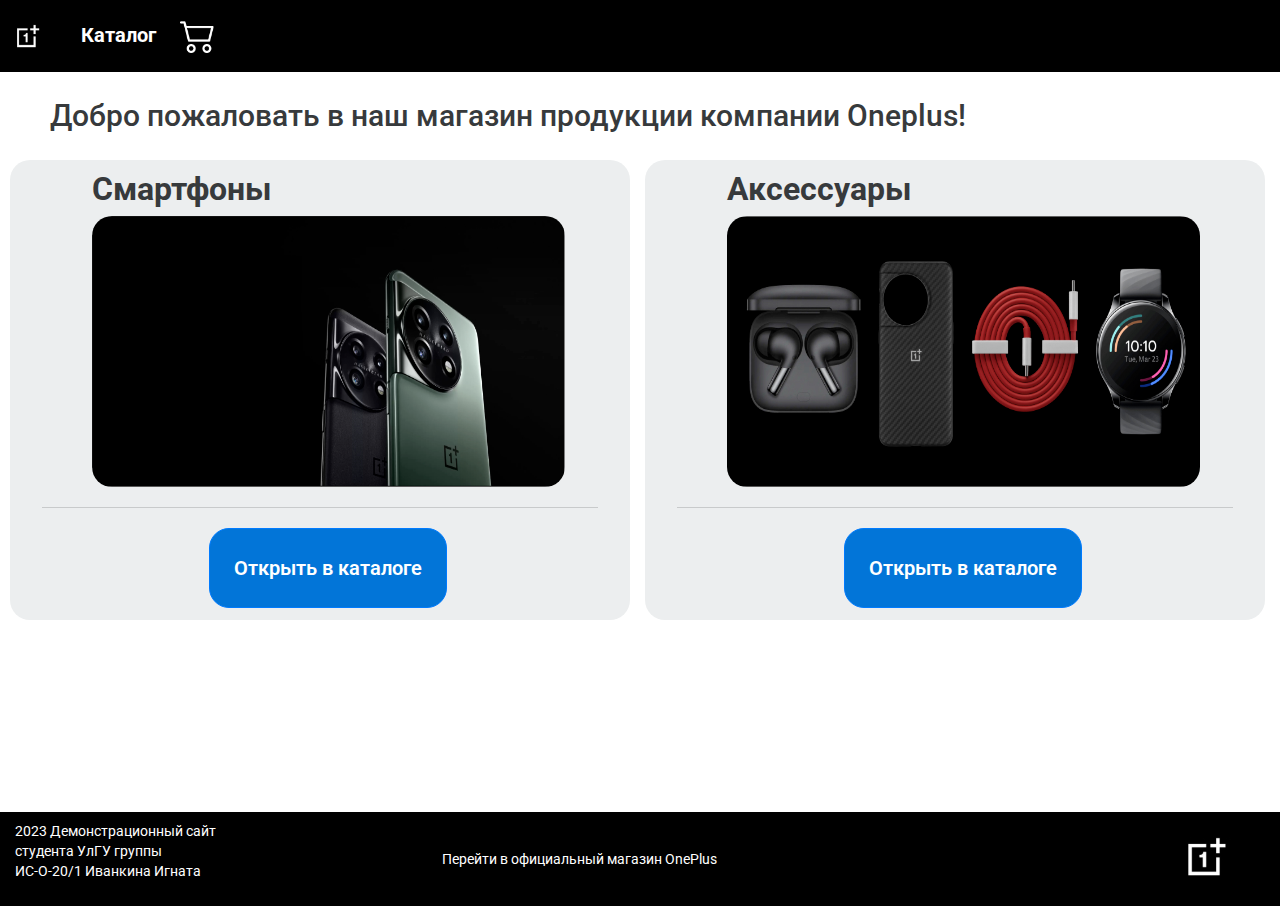
<file: index.html>
<!doctype html>
<html lang="ru">
<head>
    <meta charset="UTF-8">
    <meta name="viewport" content="width=device-width, initial-scale=1">
    <link rel="stylesheet" href="https://cdn.jsdelivr.net/npm/bootstrap@4.0.0/dist/css/bootstrap.min.css" integrity="sha384-Gn5384xqQ1aoWXA+058RXPxPg6fy4IWvTNh0E263XmFcJlSAwiGgFAW/dAiS6JXm" crossorigin="anonymous">
    <link rel="stylesheet" href="assets/css/style.css" type="text/css">
    <link href="https://fonts.googleapis.com/css2?family=Roboto:wght@400;500&display=swap" rel="stylesheet"> 
    <title>Магазин OnePlus</title>
    <link type="Image/x-icon" href="./assets/images/favicon.ico" rel="icon">
</head>
<body>
    <header class="header">
        <div class="container-fluid">
            <nav class="navbar-expand-lg">
                <a class="nav-link" href="index.html">
                    <img src="assets/images/oneplus-logo.jpg" style="width: 60%; height: 60%;" alt="logo">
                </a>
                <a class="nav-link" href="catalog.html"> Каталог </a>
                <a class="nav-link"  href="order.html">
                    <img src="assets/images/cart.png" style="width: 60%; height: 60%;" alt="cart">
                </a>
            </nav>
        </div>
    </header>
    <div class="content">
        <p class="content-text">Добро пожаловать в наш магазин продукции компании Oneplus!</p>
        <div class="container-fluid row" style="padding: 0;">
            <div class="jumbotron col" style="margin-left: 25px; margin-right: 15px;">
                <h2>Смартфоны</h2>
                <img src="assets/images/oneplus11.png" alt="oneplus11">
                <p class="lead">
                    <a class="btn btn-primary btn-lg" href="catalog.html" role="button">Открыть в каталоге</a>
                </p>
            </div>
            <div class="jumbotron col">
                <h2>Аксессуары</h2>
                <img src="assets/images/accessories.png" alt="accessories">
                <p class="lead">
                    <a class="btn btn-primary btn-lg" href="catalog.html" role="button">Открыть в каталоге</a>
                </p>
            </div>
        </div>
    </div>
    <footer class="footer">
        <div class="container-fluid">
            <div class="row" style="align-items: center;">
                <div class="col">
                    <p class="footer-info">2023 Демонстрационный сайт <br> студента УлГУ группы <br> ИС-О-20/1 Иванкина Игната</p>
                </div>
                <div class="col">
                    <a class="footer-ref" href="https://oneplus.com.ru/">Перейти в официальный магазин OnePlus</a>
                </div>
                <div class="col" style="text-align: end;">
                    <img src="assets/images/oneplus-logoold.jpg" alt="logo">
                </div>
            </div>
        </div>
    </footer>
</body>
</html>
</file>
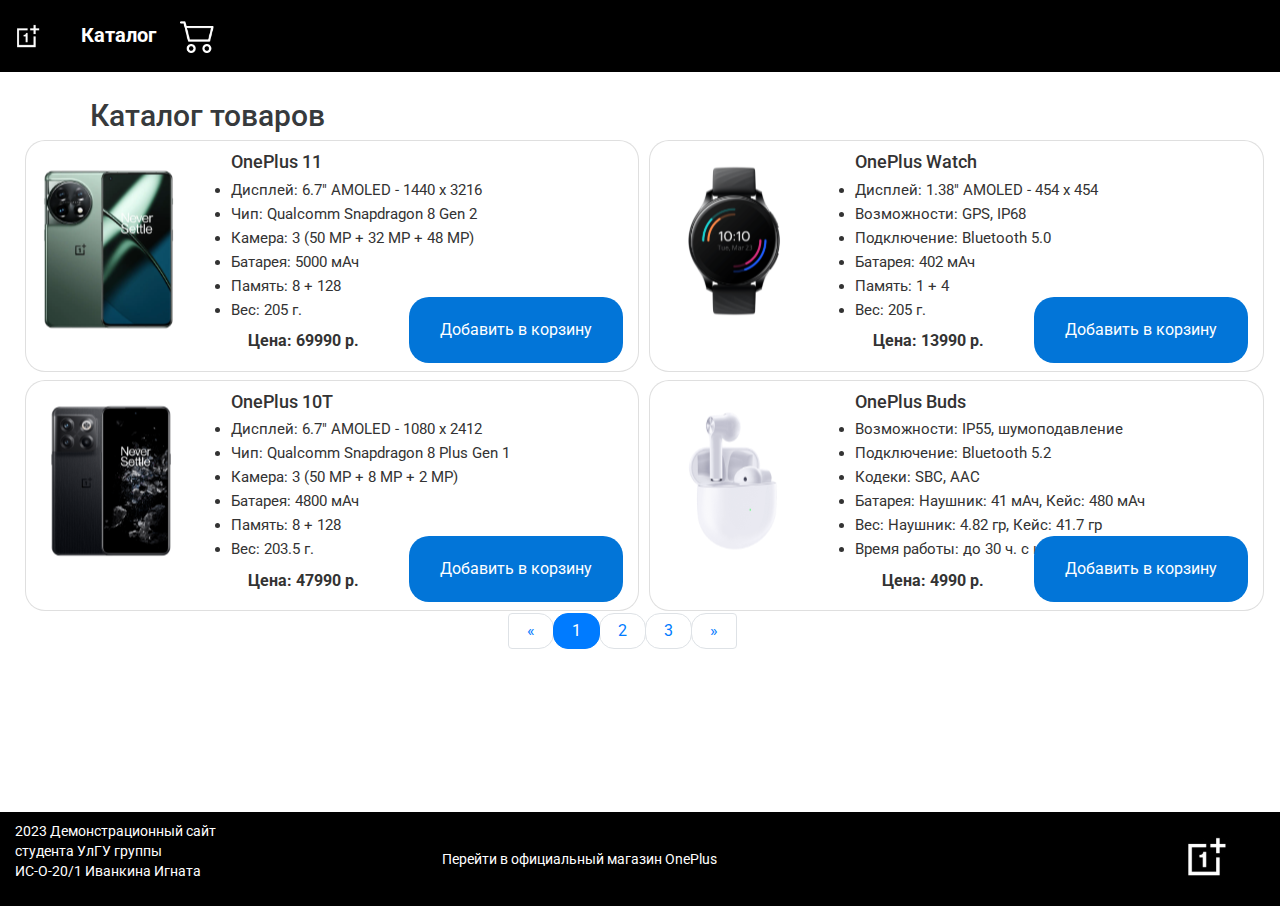
<file: catalog.html>
<!doctype html>
<html lang="ru">
<head>
    <meta charset="UTF-8">
    <meta name="viewport" content="width=device-width, initial-scale=1">
    <link rel="stylesheet" href="https://cdn.jsdelivr.net/npm/bootstrap@4.0.0/dist/css/bootstrap.min.css" integrity="sha384-Gn5384xqQ1aoWXA+058RXPxPg6fy4IWvTNh0E263XmFcJlSAwiGgFAW/dAiS6JXm" crossorigin="anonymous">
    <link rel="stylesheet" href="assets/css/style.css" type="text/css">
    <link href="https://fonts.googleapis.com/css2?family=Roboto:wght@400;500&display=swap" rel="stylesheet"> 
    <title>Каталог магазина</title>
    <link type="Image/x-icon" href="./assets/images/favicon.ico" rel="icon">
</head>
<body>
    <header class="header">
        <div class="container-fluid">
            <nav class="navbar-expand-lg">
                <a class="nav-link" href="index.html">
                    <img src="assets/images/oneplus-logo.jpg" style="width: 60%; height: 60%;" alt="logo">
                </a>
                <a class="nav-link" href="catalog.html"> Каталог </a>
                <a class="nav-link"  href="order.html">
                    <img src="assets/images/cart.png" style="width: 60%; height: 60%;" alt="cart">
                </a>
            </nav>
        </div>
    </header>
    <div class="content">
        <div class="container-fluid" style="padding-left: 40px;">
            <p class="content-text" style="margin: 20px 50px 0;">Каталог товаров</p>
            <div class="row">
                <div class="card">
                    <div class="row">
                        <img class="card-img" src="assets/images/op11.svg" alt="OnePlus11">
                        <div class="card-body">
                            <h5 class="card-title">OnePlus 11</h5>
                            <div class="card-text">
                                <li>Дисплей: 6.7" AMOLED - 1440 x 3216 </li>
                                <li>Чип: Qualcomm Snapdragon 8 Gen 2</li>
                                <li>Камера: 3 (50 MP + 32 MP + 48 MP)</li>
                                <li>Батарея: 5000 мАч</li>
                                <li>Память: 8 + 128</li>
                                <li>Вес: 205 г.</li>
                            </div>
                            <div class="row" style="align-items: center; justify-content: end; margin: 0;">
                                <h6 class="card-cost">Цена: 69990 р.</h6>
                                <button type="button" class="btn card-btn">Добавить в корзину</button>
                            </div>
                        </div>
                    </div>
                </div>
                <div class="card">
                    <div class="row">
                        <img class="card-img" src="assets/images/opwatch.svg" alt="OnePlusWatch">
                        <div class="card-body">
                            <h5 class="card-title">OnePlus Watch</h5>
                            <div class="card-text">
                                <li>Дисплей: 1.38" AMOLED - 454 x 454</li>
                                <li>Возможности: GPS, IP68</li>
                                <li>Подключение: Bluetooth 5.0</li>
                                <li>Батарея: 402 мАч</li>
                                <li>Память: 1 + 4</li>
                                <li>Вес: 205 г.</li>
                            </div>
                            <div class="row" style="align-items: center; justify-content: end; margin: 0;">
                                <h6 class="card-cost">Цена: 13990 р.</h6>
                                <button type="button" class="btn card-btn">Добавить в корзину</button>
                            </div>
                        </div>
                    </div>
                </div>
                <div class="w-100" style="margin-top: 8px;"></div>
                <div class="card">
                    <div class="row">
                        <img class="card-img" src="assets/images/op10t.svg" alt="OnePlus10T">
                        <div class="card-body">
                            <h5 class="card-title">OnePlus 10T</h5>
                            <div class="card-text">
                                <li>Дисплей: 6.7" AMOLED - 1080 x 2412</li>
                                <li>Чип: Qualcomm Snapdragon 8 Plus Gen 1</li>
                                <li>Камера: 3 (50 MP + 8 MP + 2 MP)</li>
                                <li>Батарея: 4800 мАч</li>
                                <li>Память: 8 + 128</li>
                                <li>Вес: 203.5 г.</li>
                            </div>
                            <div class="row" style="align-items: center; justify-content: end; margin: 0;">
                                <h6 class="card-cost">Цена: 47990 р.</h6>
                                <button type="button" class="btn card-btn">Добавить в корзину</button>
                            </div>
                        </div>
                    </div>
                </div>
                <div class="card">
                    <div class="row">
                        <img class="card-img" src="assets/images/opbuds.svg" alt="OnePlusBuds">
                        <div class="card-body">
                            <h5 class="card-title">OnePlus Buds</h5>
                            <div class="card-text">
                                <li>Возможности: IP55, шумоподавление</li> 
                                <li>Подключение: Bluetooth 5.2</li>
                                <li>Кодеки: SBC, AAC</li>
                                <li>Батарея: Наушник: 41 мАч, Кейс: 480 мАч</li>
                                <li>Вес: Наушник: 4.82 гр, Кейс: 41.7 гр</li>
                                <li>Время работы: до 30 ч. с кейсом</li>
                            </div>
                            <div class="row" style="align-items: center; justify-content: end; margin: 0;">
                                <h6 class="card-cost">Цена: 4990 р.</h6>
                                <button type="button" class="btn card-btn">Добавить в корзину</button>
                            </div>
                        </div>
                    </div>
                </div>
            </div>
            <nav aria-label="...">
                <ul class="pagination justify-content-center">
                  <li class="page-item">
                    <a class="page-link" href="#" tabindex="-1">&laquo;</a>
                  </li>
                  <li class="page-item active"><a class="page-link" href="#">1</a></li>
                  <li class="page-item">
                    <a class="page-link" href="#">2 <span class="sr-only">(current)</span></a>
                  </li>
                  <li class="page-item"><a class="page-link" href="#">3</a></li>
                  <li class="page-item">
                    <a class="page-link" href="#">&raquo;</a>
                  </li>
                </ul>
              </nav>
        </div>
    </div>
    <footer class="footer">
        <div class="container-fluid">
            <div class="row" style="align-items: center;">
                <div class="col">
                    <p class="footer-info">2023 Демонстрационный сайт <br> студента УлГУ группы <br> ИС-О-20/1 Иванкина Игната</p>
                </div>
                <div class="col">
                    <a class="footer-ref" href="https://oneplus.com.ru/">Перейти в официальный магазин OnePlus</a>
                </div>
                <div class="col" style="text-align: end;">
                    <img src="assets/images/oneplus-logoold.jpg" alt="logo">
                </div>
            </div>
        </div>
    </footer>
</body>
</file>
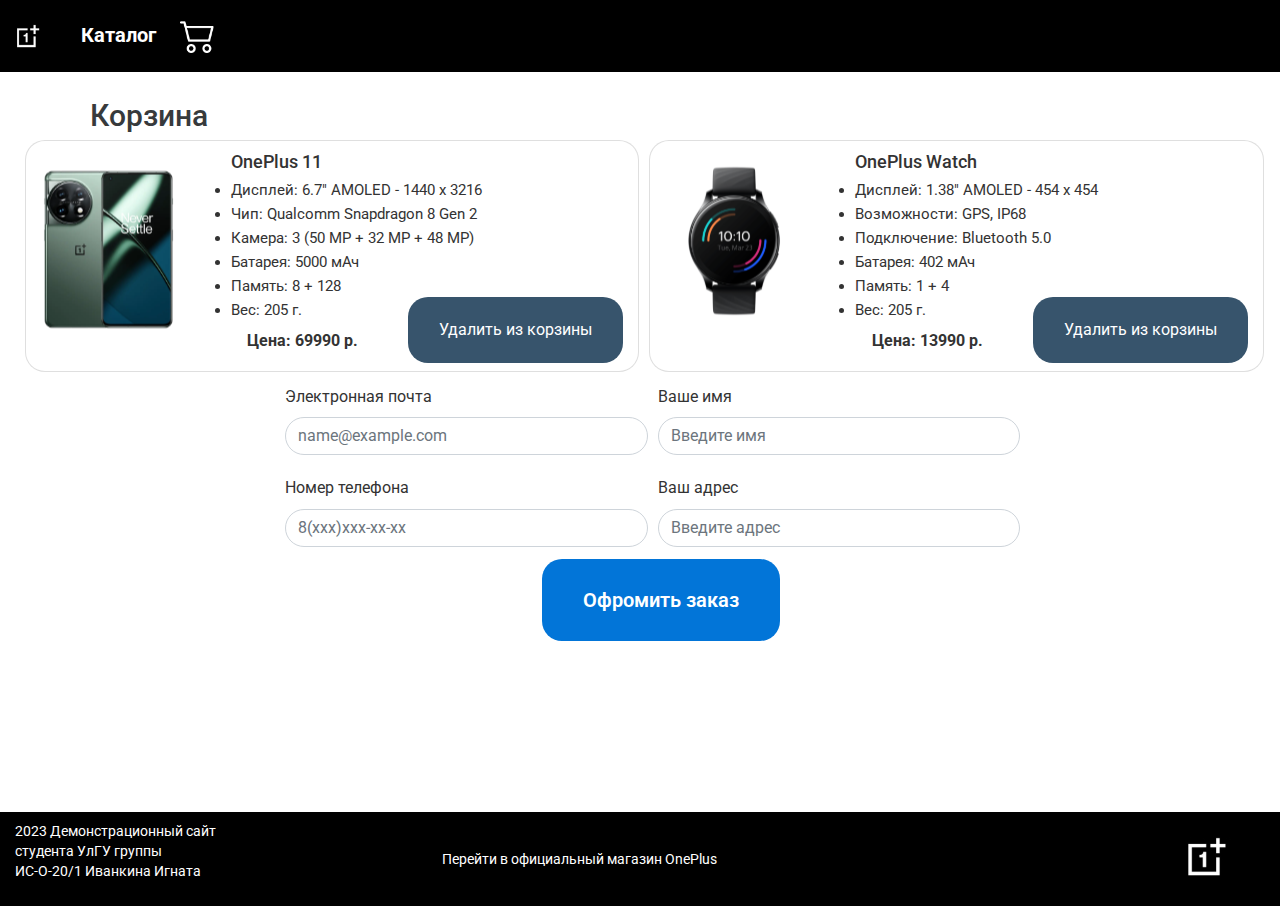
<file: order.html>
<!doctype html>
<html lang="ru">
<head>
    <meta charset="UTF-8">
    <meta name="viewport" content="width=device-width, initial-scale=1">
    <link rel="stylesheet" href="https://cdn.jsdelivr.net/npm/bootstrap@4.0.0/dist/css/bootstrap.min.css" integrity="sha384-Gn5384xqQ1aoWXA+058RXPxPg6fy4IWvTNh0E263XmFcJlSAwiGgFAW/dAiS6JXm" crossorigin="anonymous">
    <link rel="stylesheet" href="assets/css/style.css" type="text/css">
    <link href="https://fonts.googleapis.com/css2?family=Roboto:wght@400;500&display=swap" rel="stylesheet"> 
    <title>Корзина</title>
    <link type="Image/x-icon" href="./assets/images/favicon.ico" rel="icon">
</head>
<body>
    <header class="header">
        <div class="container-fluid">
            <nav class="navbar-expand-lg">
                <a class="nav-link" href="index.html">
                    <img src="assets/images/oneplus-logo.jpg" style="width: 60%; height: 60%;" alt="logo">
                </a>
                <a class="nav-link" href="catalog.html"> Каталог </a>
                <a class="nav-link"  href="#">
                    <img src="assets/images/cart.png" style="width: 60%; height: 60%;" alt="cart">
                </a>
            </nav>
        </div>
    </header>
    <div class="content">
        <div class="container-fluid" style="padding-left: 40px;">
            <p class="content-text" style="margin: 20px 50px 0;">Корзина</p>
            <div class="row">
                <div class="card">
                    <div class="row">
                        <img class="card-img" src="assets/images/op11.svg" alt="OnePlus11">
                        <div class="card-body">
                            <h5 class="card-title">OnePlus 11</h5>
                            <div class="card-text">
                                <li>Дисплей: 6.7" AMOLED - 1440 x 3216 </li>
                                <li>Чип: Qualcomm Snapdragon 8 Gen 2</li>
                                <li>Камера: 3 (50 MP + 32 MP + 48 MP)</li>
                                <li>Батарея: 5000 мАч</li>
                                <li>Память: 8 + 128</li>
                                <li>Вес: 205 г.</li>
                            </div>
                            <div class="row" style="align-items: center; justify-content: end; margin: 0;">
                                <h6 class="card-cost">Цена: 69990 р.</h6>
                                <button type="button" class="btn card-btn cart-btn">Удалить из корзины</button>
                            </div>
                        </div>
                    </div>
                </div>
                <div class="card">
                    <div class="row">
                        <img class="card-img" src="assets/images/opwatch.svg" alt="OnePlusWatch">
                        <div class="card-body">
                            <h5 class="card-title">OnePlus Watch</h5>
                            <div class="card-text">
                                <li>Дисплей: 1.38" AMOLED - 454 x 454</li>
                                <li>Возможности: GPS, IP68</li>
                                <li>Подключение: Bluetooth 5.0</li>
                                <li>Батарея: 402 мАч</li>
                                <li>Память: 1 + 4</li>
                                <li>Вес: 205 г.</li>
                            </div>
                            <div class="row" style="align-items: center; justify-content: end; margin: 0;">
                                <h6 class="card-cost">Цена: 13990 р.</h6>
                                <button type="button" class="btn card-btn cart-btn">Удалить из корзины</button>
                            </div>
                        </div>
                    </div>
                </div>  
            </div>
            <form class="form">
                <div class="form-row">
                  <div class="col">
                    <label for="inputMail">Электронная почта</label>
                    <input type="text" class="form-control" id="inputMail" placeholder="name@example.com">
                  </div>
                  <div class="col">
                    <label for="inputName">Ваше имя</label>
                    <input type="text" class="form-control" id="inputName" placeholder="Введите имя">
                  </div>
                </div>
                <div class="form-row" style="margin-top: 20px;">
                    <div class="col">
                        <label for="inputPhone">Номер телефона</label>
                      <input type="text" class="form-control" id="inputPhone" placeholder="8(xxx)xxx-xx-xx">
                    </div>
                    <div class="col">
                        <label for="inputAddress">Ваш адрес</label>
                      <input type="text" class="form-control" id="inputAddress" placeholder="Введите адрес">
                    </div>
                  </div>
                  <div class="btn form-btn">Офромить заказ</div>
              </form>
        </div>
    </div>
    <footer class="footer">
        <div class="container-fluid">
            <div class="row" style="align-items: center;">
                <div class="col">
                    <p class="footer-info">2023 Демонстрационный сайт <br> студента УлГУ группы <br> ИС-О-20/1 Иванкина Игната</p>
                </div>
                <div class="col">
                    <a class="footer-ref" href="https://oneplus.com.ru/">Перейти в официальный магазин OnePlus</a>
                </div>
                <div class="col" style="text-align: end;">
                    <img src="assets/images/oneplus-logoold.jpg" alt="logo">
                </div>
            </div>
        </div>
    </footer>
</body>
</file>
<file: assets/css/style.css>
html, body {
    height: 100%;
  }
 
 body {
    font-family: 'Roboto', sans-serif;
    font-size: 1rem;
    color: #333;
    line-height: 1.6;
 }

 .header {
    display: flex;
    align-items: center;
    background-color: black;
    width: 100%;
    height: 8%;

 }

 .nav-link {
    display: inline-block;
    font-size: 20px;
    font-weight: 700;
    color: white;
    transition: color .2s;
    padding: 0;
    margin-right: 20px;
 }

 .nav-link:hover {
    color:rgb(2, 117, 216, 1);
 }

.content {
    background-color: white;
    height: 80%;
}

.content-text {
    color: rgba(55, 58, 60, 1);
    font-size: 30px;
    font-weight: 500;
    margin: 20px 50px 20px;
}

.jumbotron {
    background: #ECEEEF;
    border-radius: 20px;
    height: 460px;
    max-height: 500px;
    padding-top: 10px;
}

.jumbotron h2 {
    font-weight: 700;
    color: rgba(55, 58, 60, 1);
    margin-left: 50px;
}

.jumbotron img {
    width: 85%;
    height: 70%;
    border-radius: 20px;
    margin-left: 50px;
}

.btn {
    border-radius: 20px;
    color: #fff;
    font-size: 20px;
    font-weight: 600;
    padding: 24px 24px 24px 24px;
    background-color: rgba(2, 117, 216, 1);
    margin-left: 30%;
    transition: 600ms;
}

.lead {
    margin: 0;
}

.lead::before {
    content: "";
    display: block;
    width: 100%;
    height: 1px;
    margin-top: 20px;
    margin-bottom: 20px;
    background-color: rgba(0, 0, 0, 0.148);
}

.my-4 {
    margin: 0;
}

.btn:hover {
    background-color: rgb(45, 84, 116);

}

.footer {
    background-color: black;
} 

.footer-info {
    font-size: 14px;
    color: white;
    transition: color .2s;
    padding: 0;
    line-height: 20px;
}

.footer-ref {
    font-size: 14px;
    color: white;
    transition: color .2s;
    padding: 0;
    text-decoration: none;
    margin-top: 30px;
}

.footer-ref:hover {
    color:rgb(2, 117, 216, 1);
    text-decoration: none;
}
.card {
    border-radius: 20px;
    width: 48vw;
    margin-right: 10px;
}

.card-body {
    padding-top: 10px;
    padding-right: 30px;
    padding-bottom: 8px;
}

.card-img {
    width: 200px;
    height: 200px;
}

.card-title {
    margin-bottom: 0;
    font-size: 18px;
}

.card-text {
    margin-bottom: 5px;
    font-size: 14px;
}

.card-text {
    margin-top: 5px;
}  

.card li {
    line-height: 24px;
    font-size: 15px;
}

.card-cost {
    font-weight: bold;
}

.card-btn {
    margin-top: -30px;
    margin-left: 50px;
    padding: 20px 30px;
    font-size: 16px;
    font-weight: 400;
}

.card-btn:hover {
    color: rgba(2, 117, 216, 1);
    background-color: white;
    border: 1px solid black;
}

.pagination {
    margin-top: 2px;
    margin-right: 60px;
}

.page-link {
    border-radius: 15px;
    padding: 7px 18px;
}

.cart-btn {
    background-color: rgba(55, 84, 108, 1);
}

.cart-btn:hover {
    color: rgba(55, 84, 108, 1);
}

.form {
    padding-left: 20%;
    padding-right: 20%;
    padding-top: 1%;
    padding-bottom: 0;
}

.form-control {
    border-radius: 20px;
}

.form-btn {
    margin-left: 35%;
    margin-top: 12px;
    padding: 25px 40px;
}
</file>
